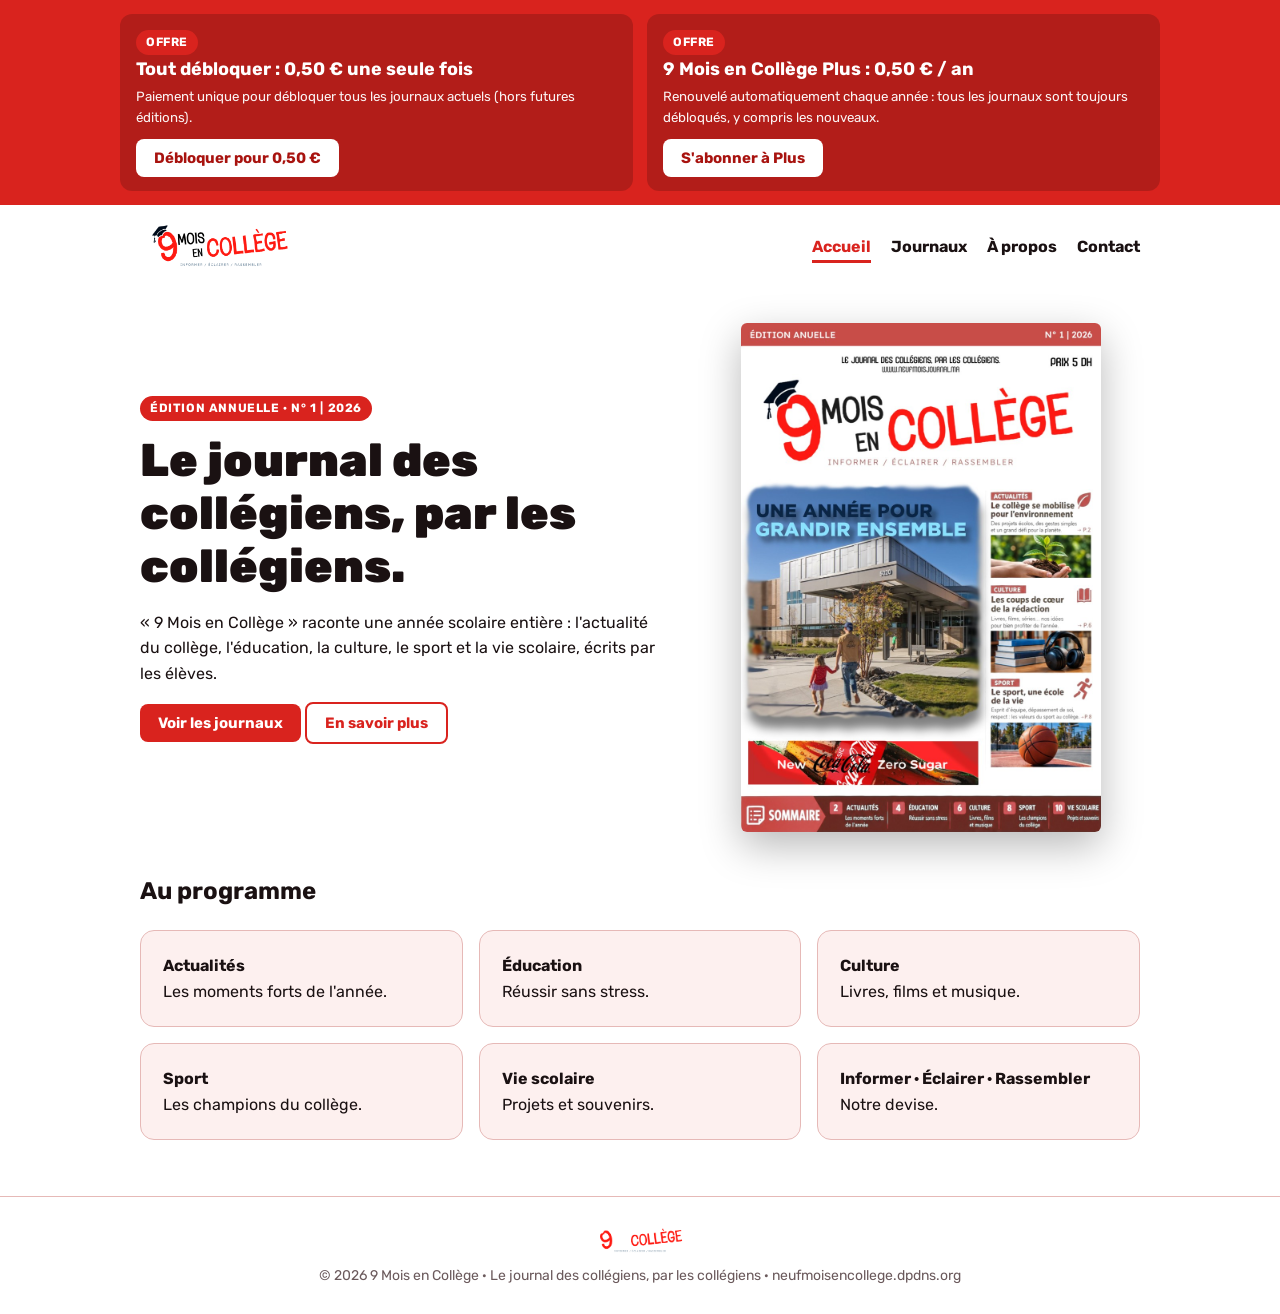
<file: index.html>
<!DOCTYPE html>
<html lang="fr">
<head>
<meta charset="utf-8">
<meta name="viewport" content="width=device-width, initial-scale=1">
<title>Accueil – 9 Mois en Collège</title>
<link rel="icon" href="assets/logo-simple.png">
<link href="https://fonts.googleapis.com/css2?family=Rubik:wght@400;500;700;900&display=swap" rel="stylesheet">
<link rel="stylesheet" href="style.css">
</head>
<body>
<div class="ad">
  <div class="ad-in">
    <div class="offer"><span class="tag">Offre</span><b>Tout débloquer : 0,50 € une seule fois</b>
      <small>Paiement unique pour débloquer tous les journaux actuels (hors futures éditions).</small>
      <button class="btn" onclick="acheterTout()">Débloquer pour 0,50 €</button></div>
    <div class="offer"><span class="tag">Offre</span><b>9 Mois en Collège Plus : 0,50 € / an</b>
      <small>Renouvelé automatiquement chaque année : tous les journaux sont toujours débloqués, y compris les nouveaux.</small>
      <button class="btn" onclick="abonnementPlus()">S'abonner à Plus</button></div>
  </div>
</div>
<header class="nav">
  <a href="index.html"><img src="assets/logo.png" alt="9 Mois en Collège – Informer, éclairer, rassembler"></a>
  <nav><a href="/" class=on>Accueil</a><a href="journaux/">Journaux</a><a href="apropos/index.html">À propos</a><a href="contact/index.html">Contact</a></nav>
</header>
<main>
<div class="hero">
  <div>
    <span class="tag">Édition annuelle · N° 1 | 2026</span>
    <h1>Le journal des collégiens, par les collégiens.</h1>
    <p>« 9 Mois en Collège » raconte une année scolaire entière : l'actualité du collège, l'éducation, la culture, le sport et la vie scolaire, écrits par les élèves.</p>
    <p><a class="btn" href="journaux/">Voir les journaux</a> <a class="btn ghost" href="apropos/">En savoir plus</a></p>
  </div>
  <img src="assets/couverture-n1.jpg" alt="Couverture du N° 1 – Une année pour grandir ensemble">
</div>
<h2 style="margin-top:40px">Au programme</h2>
<div class="grid3">
  <div class="card"><b>Actualités</b><br>Les moments forts de l'année.</div>
  <div class="card"><b>Éducation</b><br>Réussir sans stress.</div>
  <div class="card"><b>Culture</b><br>Livres, films et musique.</div>
  <div class="card"><b>Sport</b><br>Les champions du collège.</div>
  <div class="card"><b>Vie scolaire</b><br>Projets et souvenirs.</div>
  <div class="card"><b>Informer · Éclairer · Rassembler</b><br>Notre devise.</div>
</div>
</main>
<footer>
  <img src="assets/logo-simple.png" alt="">
  © 2026 9 Mois en Collège · Le journal des collégiens, par les collégiens · neufmoisencollege.dpdns.org
</footer>
<script src="script.js"></script>
</body>
</html>
</file>
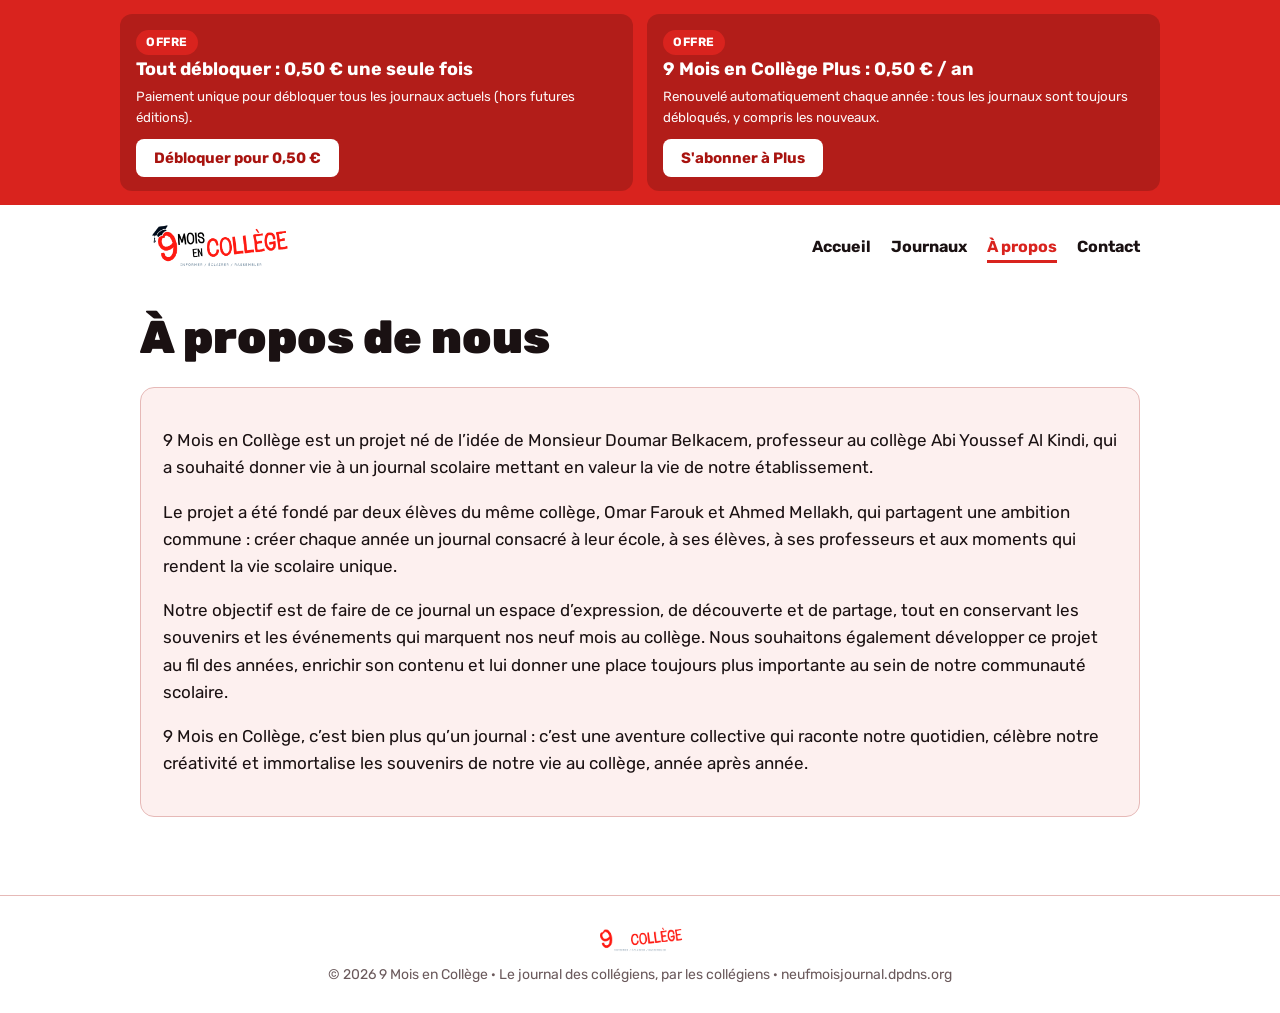
<file: apropos/index.html>
<!DOCTYPE html>
<html lang="fr">
<head>
<meta charset="utf-8">
<meta name="viewport" content="width=device-width, initial-scale=1">
<title>À propos – 9 Mois en Collège</title>
<link rel="icon" href="assets/logo-simple.png">
<link href="https://fonts.googleapis.com/css2?family=Rubik:wght@400;500;700;900&display=swap" rel="stylesheet">
<link rel="stylesheet" href="/style.css">
</head>
<body>
<div class="ad">
  <div class="ad-in">
    <div class="offer"><span class="tag">Offre</span><b>Tout débloquer : 0,50 € une seule fois</b>
      <small>Paiement unique pour débloquer tous les journaux actuels (hors futures éditions).</small>
      <button class="btn" onclick="acheterTout()">Débloquer pour 0,50 €</button></div>
    <div class="offer"><span class="tag">Offre</span><b>9 Mois en Collège Plus : 0,50 € / an</b>
      <small>Renouvelé automatiquement chaque année : tous les journaux sont toujours débloqués, y compris les nouveaux.</small>
      <button class="btn" onclick="abonnementPlus()">S'abonner à Plus</button></div>
  </div>
</div>
<header class="nav">
  <a href="/"><img src="/assets/logo.png" alt="9 Mois en Collège – Informer, éclairer, rassembler"></a>
  <nav><a href="/">Accueil</a><a href="/journaux/">Journaux</a><a href="/apropos/" class=on>À propos</a><a href="/contact/">Contact</a></nav>
</header>
<main>
<h1>À propos de nous</h1>
<div class="card about">
<p>9 Mois en Collège est un projet né de l’idée de Monsieur Doumar Belkacem, professeur au collège Abi Youssef Al Kindi, qui a souhaité donner vie à un journal scolaire mettant en valeur la vie de notre établissement.</p>
<p>Le projet a été fondé par deux élèves du même collège, Omar Farouk et Ahmed Mellakh, qui partagent une ambition commune : créer chaque année un journal consacré à leur école, à ses élèves, à ses professeurs et aux moments qui rendent la vie scolaire unique.</p>
<p>Notre objectif est de faire de ce journal un espace d’expression, de découverte et de partage, tout en conservant les souvenirs et les événements qui marquent nos neuf mois au collège. Nous souhaitons également développer ce projet au fil des années, enrichir son contenu et lui donner une place toujours plus importante au sein de notre communauté scolaire.</p>
<p>9 Mois en Collège, c’est bien plus qu’un journal : c’est une aventure collective qui raconte notre quotidien, célèbre notre créativité et immortalise les souvenirs de notre vie au collège, année après année.</p>
</div>
</main>
<footer>
  <img src="/assets/logo-simple.png" alt="">
  © 2026 9 Mois en Collège · Le journal des collégiens, par les collégiens · neufmoisjournal.dpdns.org
</footer>
<script src="/script.js"></script>
</body>
</html>
</file>
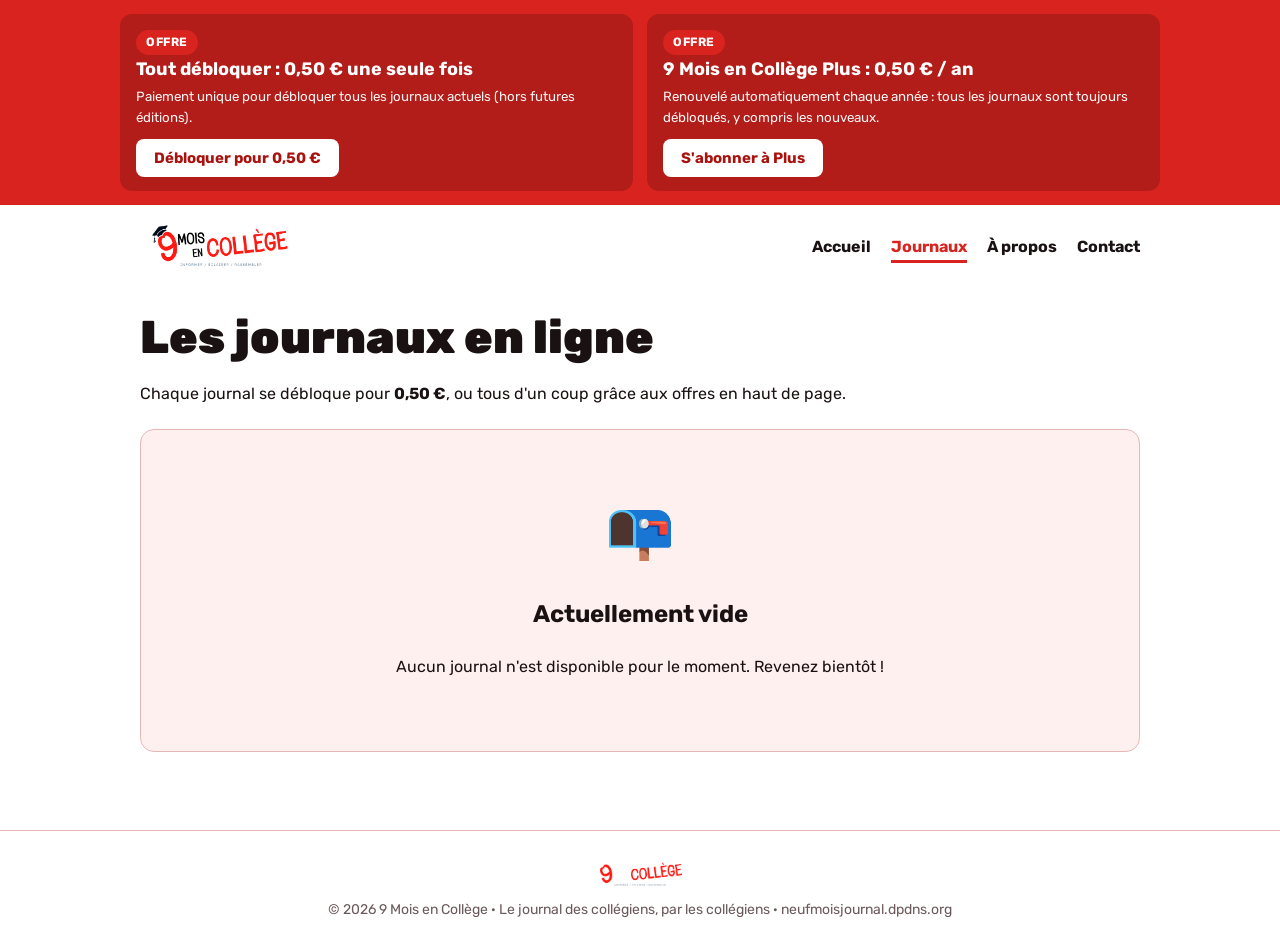
<file: journaux/index.html>
<!DOCTYPE html>
<html lang="fr">
<head>
<meta charset="utf-8">
<meta name="viewport" content="width=device-width, initial-scale=1">
<title>Journaux – 9 Mois en Collège</title>
<link rel="icon" href="assets/logo-simple.png">
<link href="https://fonts.googleapis.com/css2?family=Rubik:wght@400;500;700;900&display=swap" rel="stylesheet">
<link rel="stylesheet" href="/style.css">
</head>
<body>
<div class="ad">
  <div class="ad-in">
    <div class="offer"><span class="tag">Offre</span><b>Tout débloquer : 0,50 € une seule fois</b>
      <small>Paiement unique pour débloquer tous les journaux actuels (hors futures éditions).</small>
      <button class="btn" onclick="acheterTout()">Débloquer pour 0,50 €</button></div>
    <div class="offer"><span class="tag">Offre</span><b>9 Mois en Collège Plus : 0,50 € / an</b>
      <small>Renouvelé automatiquement chaque année : tous les journaux sont toujours débloqués, y compris les nouveaux.</small>
      <button class="btn" onclick="abonnementPlus()">S'abonner à Plus</button></div>
  </div>
</div>
<header class="nav">
  <a href="/"><img src="/assets/logo.png" alt="9 Mois en Collège – Informer, éclairer, rassembler"></a>
  <nav><a href="/">Accueil</a><a href="/journaux/" class=on>Journaux</a><a href="/apropos/">À propos</a><a href="/contact/">Contact</a></nav>
</header>
<main>
<h1>Les journaux en ligne</h1>
<p>Chaque journal se débloque pour <b>0,50 €</b>, ou tous d'un coup grâce aux offres en haut de page.</p>
<div id="liste">
  <!-- Les journaux seront ajoutés ici. Exemple de carte :
  <div class="card"><img src="..."><b>Titre</b><button class="btn" onclick="acheterJournal('n1-2026')">Débloquer pour 0,50 €</button></div> -->
  <div class="card empty">
    <div class="big">📭</div>
    <h2>Actuellement vide</h2>
    <p>Aucun journal n'est disponible pour le moment. Revenez bientôt !</p>
  </div>
</div>
</main>
<footer>
  <img src="/assets/logo-simple.png" alt="">
  © 2026 9 Mois en Collège · Le journal des collégiens, par les collégiens · neufmoisjournal.dpdns.org
</footer>
<script src="/script.js"></script>
</body>
</html>
</file>
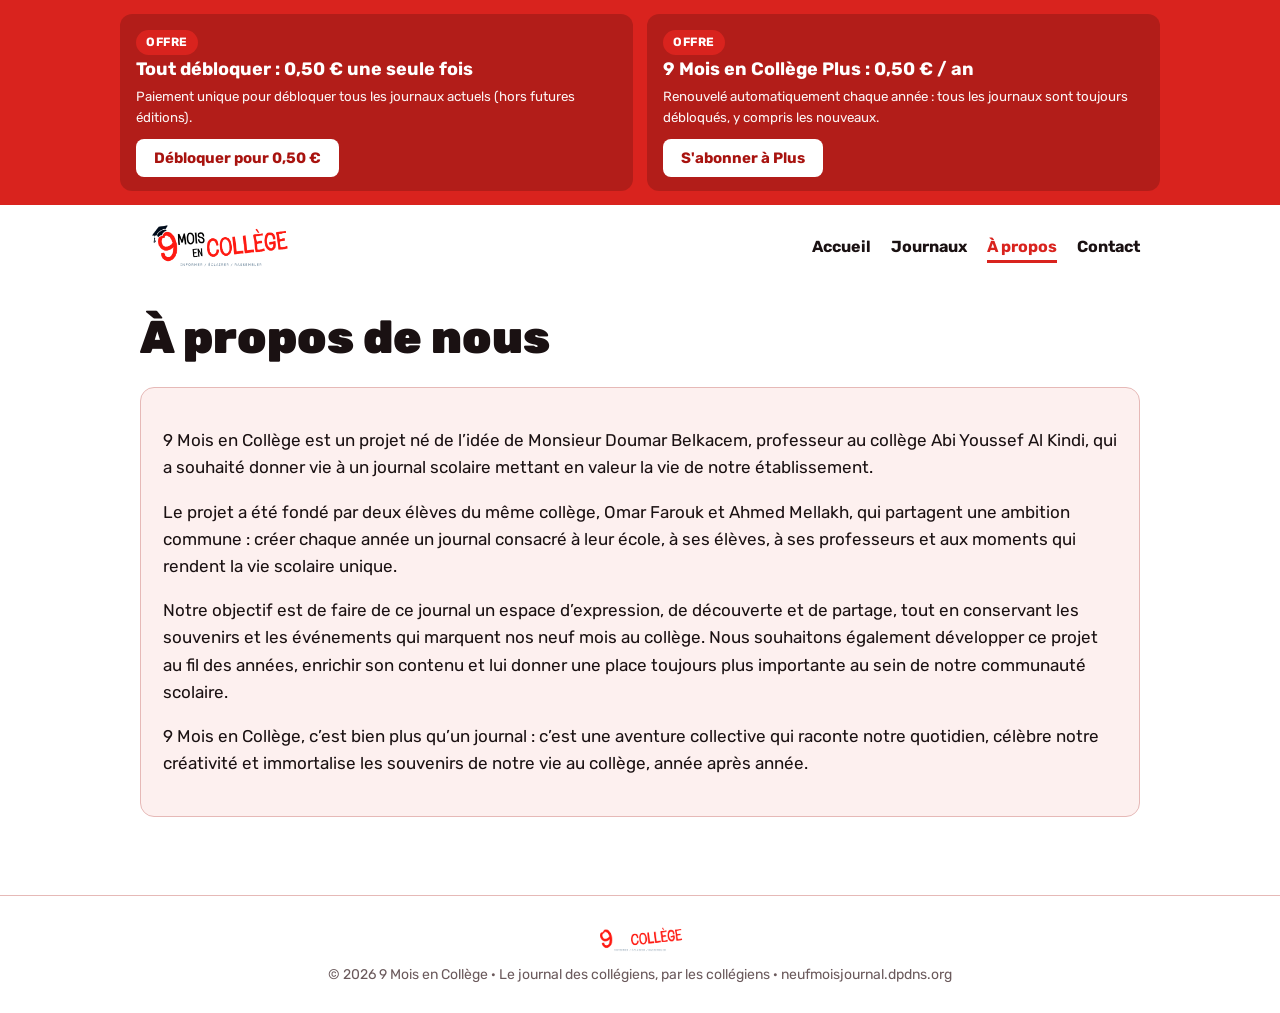
<file: apropos.html>
<!DOCTYPE html>
<html lang="fr">
<head>
<meta charset="utf-8">
<meta name="viewport" content="width=device-width, initial-scale=1">
<title>À propos – 9 Mois en Collège</title>
<link rel="icon" href="assets/logo-simple.png">
<link href="https://fonts.googleapis.com/css2?family=Rubik:wght@400;500;700;900&display=swap" rel="stylesheet">
<link rel="stylesheet" href="/style.css">
</head>
<body>
<div class="ad">
  <div class="ad-in">
    <div class="offer"><span class="tag">Offre</span><b>Tout débloquer : 0,50 € une seule fois</b>
      <small>Paiement unique pour débloquer tous les journaux actuels (hors futures éditions).</small>
      <button class="btn" onclick="acheterTout()">Débloquer pour 0,50 €</button></div>
    <div class="offer"><span class="tag">Offre</span><b>9 Mois en Collège Plus : 0,50 € / an</b>
      <small>Renouvelé automatiquement chaque année : tous les journaux sont toujours débloqués, y compris les nouveaux.</small>
      <button class="btn" onclick="abonnementPlus()">S'abonner à Plus</button></div>
  </div>
</div>
<header class="nav">
  <a href="index.html"><img src="assets/logo.png" alt="9 Mois en Collège – Informer, éclairer, rassembler"></a>
  <nav><a href="index.html">Accueil</a><a href="journaux/index.html">Journaux</a><a href="apropos/index.html" class=on>À propos</a><a href="contact/index.html">Contact</a></nav>
</header>
<main>
<h1>À propos de nous</h1>
<div class="card about">
<p>9 Mois en Collège est un projet né de l’idée de Monsieur Doumar Belkacem, professeur au collège Abi Youssef Al Kindi, qui a souhaité donner vie à un journal scolaire mettant en valeur la vie de notre établissement.</p>
<p>Le projet a été fondé par deux élèves du même collège, Omar Farouk et Ahmed Mellakh, qui partagent une ambition commune : créer chaque année un journal consacré à leur école, à ses élèves, à ses professeurs et aux moments qui rendent la vie scolaire unique.</p>
<p>Notre objectif est de faire de ce journal un espace d’expression, de découverte et de partage, tout en conservant les souvenirs et les événements qui marquent nos neuf mois au collège. Nous souhaitons également développer ce projet au fil des années, enrichir son contenu et lui donner une place toujours plus importante au sein de notre communauté scolaire.</p>
<p>9 Mois en Collège, c’est bien plus qu’un journal : c’est une aventure collective qui raconte notre quotidien, célèbre notre créativité et immortalise les souvenirs de notre vie au collège, année après année.</p>
</div>
</main>
<footer>
  <img src="assets/logo-simple.png" alt="">
  © 2026 9 Mois en Collège · Le journal des collégiens, par les collégiens · neufmoisjournal.dpdns.org
</footer>
<script src="script.js"></script>
</body>
</html>
</file>
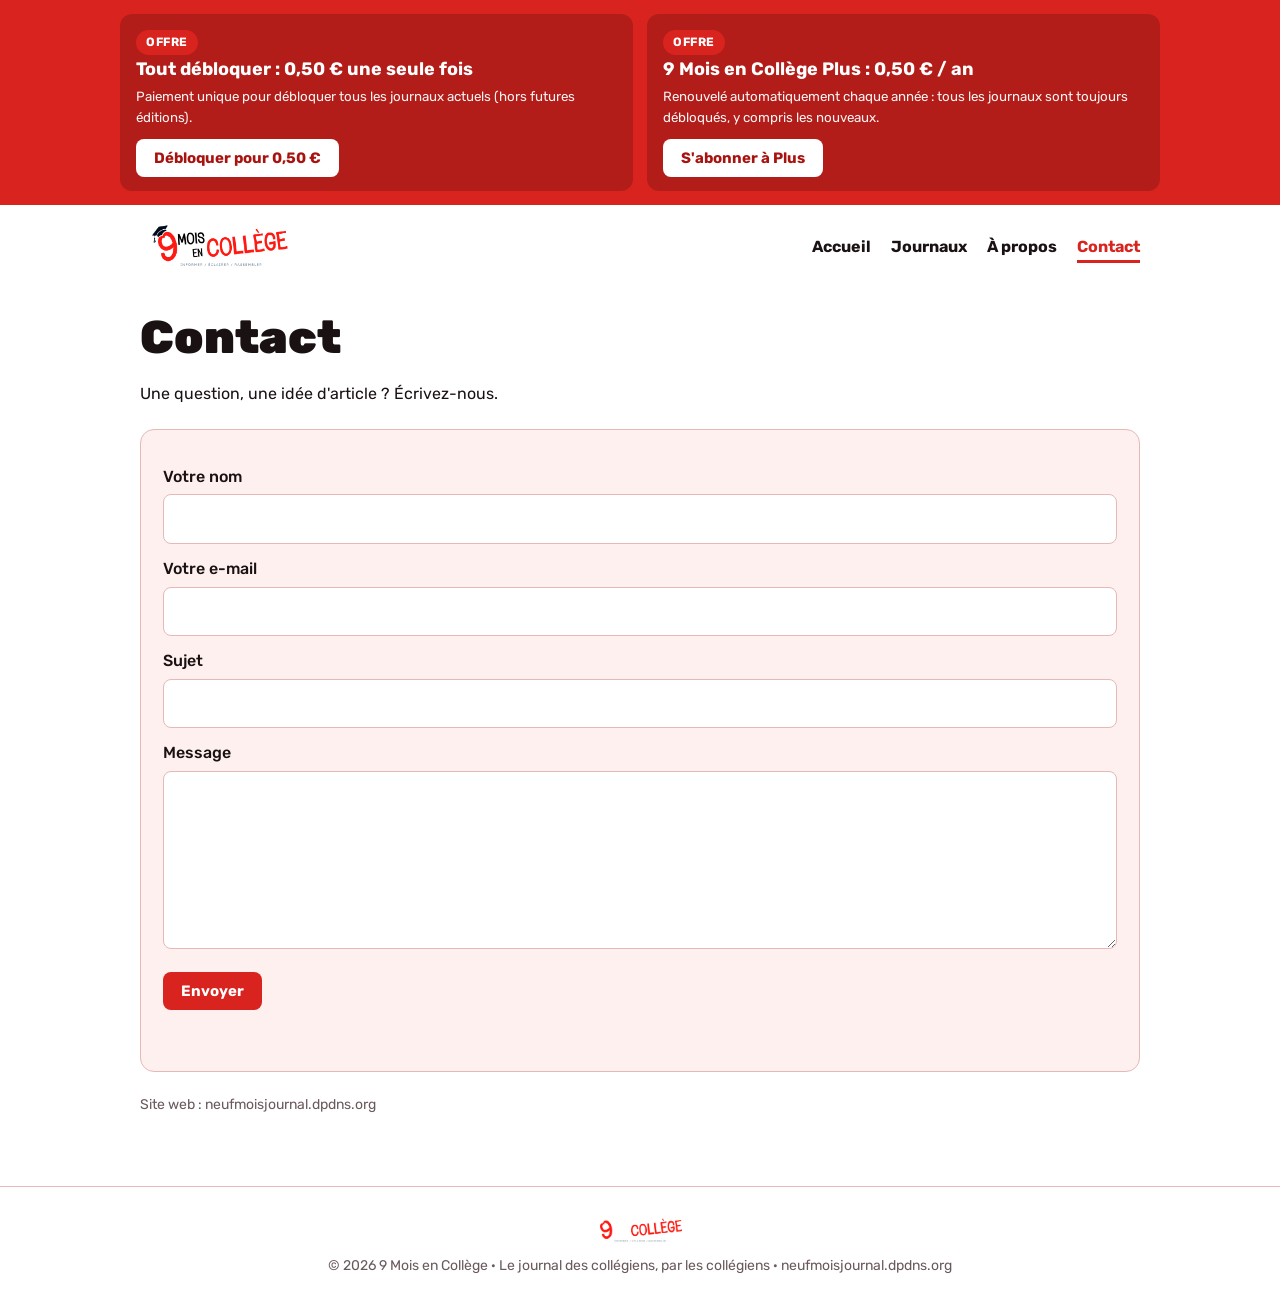
<file: contact.html>
<!DOCTYPE html>
<html lang="fr">
<head>
<meta charset="utf-8">
<meta name="viewport" content="width=device-width, initial-scale=1">
<title>Contact – 9 Mois en Collège</title>
<link rel="icon" href="assets/logo-simple.png">
<link href="https://fonts.googleapis.com/css2?family=Rubik:wght@400;500;700;900&display=swap" rel="stylesheet">
<link rel="stylesheet" href="/style.css">
</head>
<body>
<div class="ad">
  <div class="ad-in">
    <div class="offer"><span class="tag">Offre</span><b>Tout débloquer : 0,50 € une seule fois</b>
      <small>Paiement unique pour débloquer tous les journaux actuels (hors futures éditions).</small>
      <button class="btn" onclick="acheterTout()">Débloquer pour 0,50 €</button></div>
    <div class="offer"><span class="tag">Offre</span><b>9 Mois en Collège Plus : 0,50 € / an</b>
      <small>Renouvelé automatiquement chaque année : tous les journaux sont toujours débloqués, y compris les nouveaux.</small>
      <button class="btn" onclick="abonnementPlus()">S'abonner à Plus</button></div>
  </div>
</div>
<header class="nav">
  <a href="index.html"><img src="assets/logo.png" alt="9 Mois en Collège – Informer, éclairer, rassembler"></a>
  <nav><a href="index.html">Accueil</a><a href="journaux/index.html">Journaux</a><a href="apropos/index.html">À propos</a><a href="contact/index.html" class=on>Contact</a></nav>
</header>
<main>
<h1>Contact</h1>
<p>Une question, une idée d'article ? Écrivez-nous.</p>
<div class="card">
<form id="contact-form" novalidate>
  <label>Votre nom<input name="nom" type="text" autocomplete="name" required></label>
  <label>Votre e-mail<input name="email" type="email" autocomplete="email" required></label>
  <label>Sujet<input name="sujet" type="text"></label>
  <label>Message<textarea name="message" rows="6" required></textarea></label>
  <p><button class="btn" type="submit">Envoyer</button></p>
  <div id="statut" role="status" aria-live="polite"></div>
</form>
</div>
<p class="muted">Site web : neufmoisjournal.dpdns.org</p>
</main>
<footer>
  <img src="assets/logo-simple.png" alt="">
  © 2026 9 Mois en Collège · Le journal des collégiens, par les collégiens · neufmoisjournal.dpdns.org
</footer>
<script src="/script.js"></script>
</body>
</html>
</file>
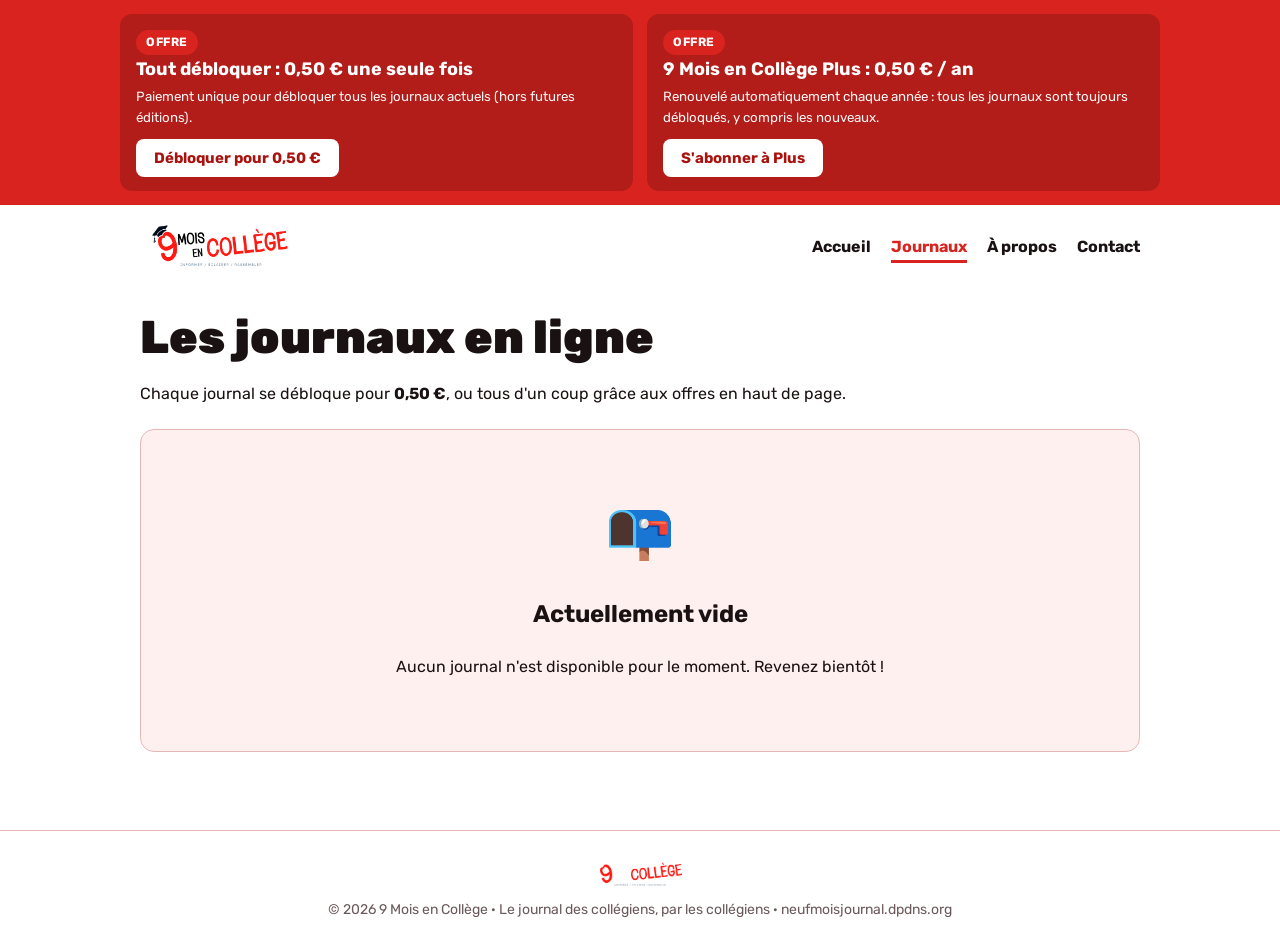
<file: journaux.html>
<!DOCTYPE html>
<html lang="fr">
<head>
<meta charset="utf-8">
<meta name="viewport" content="width=device-width, initial-scale=1">
<title>Journaux – 9 Mois en Collège</title>
<link rel="icon" href="assets/logo-simple.png">
<link href="https://fonts.googleapis.com/css2?family=Rubik:wght@400;500;700;900&display=swap" rel="stylesheet">
<link rel="stylesheet" href="style.css">
</head>
<body>
<div class="ad">
  <div class="ad-in">
    <div class="offer"><span class="tag">Offre</span><b>Tout débloquer : 0,50 € une seule fois</b>
      <small>Paiement unique pour débloquer tous les journaux actuels (hors futures éditions).</small>
      <button class="btn" onclick="acheterTout()">Débloquer pour 0,50 €</button></div>
    <div class="offer"><span class="tag">Offre</span><b>9 Mois en Collège Plus : 0,50 € / an</b>
      <small>Renouvelé automatiquement chaque année : tous les journaux sont toujours débloqués, y compris les nouveaux.</small>
      <button class="btn" onclick="abonnementPlus()">S'abonner à Plus</button></div>
  </div>
</div>
<header class="nav">
  <a href="index.html"><img src="assets/logo.png" alt="9 Mois en Collège – Informer, éclairer, rassembler"></a>
  <nav><a href="index.html">Accueil</a><a href="journaux/index.html" class=on>Journaux</a><a href="apropos/index.html">À propos</a><a href="contact/index.html">Contact</a></nav>
</header>
<main>
<h1>Les journaux en ligne</h1>
<p>Chaque journal se débloque pour <b>0,50 €</b>, ou tous d'un coup grâce aux offres en haut de page.</p>
<div id="liste">
  <!-- Les journaux seront ajoutés ici. Exemple de carte :
  <div class="card"><img src="..."><b>Titre</b><button class="btn" onclick="acheterJournal('n1-2026')">Débloquer pour 0,50 €</button></div> -->
  <div class="card empty">
    <div class="big">📭</div>
    <h2>Actuellement vide</h2>
    <p>Aucun journal n'est disponible pour le moment. Revenez bientôt !</p>
  </div>
</div>
</main>
<footer>
  <img src="assets/logo-simple.png" alt="">
  © 2026 9 Mois en Collège · Le journal des collégiens, par les collégiens · neufmoisjournal.dpdns.org
</footer>
<script src="script.js"></script>
</body>
</html>
</file>
<file: style.css>
:root{--bg:#fff;--fg:#1a1112;--muted:#6b5a5c;--red:#d9231e;--red-d:#a8130f;--card:#fdf0ef;--line:#e6b9b7;box-sizing:border-box}
@media (prefers-color-scheme:dark){:root:not([data-theme="light"]){--bg:#150d0e;--fg:#f6eaea;--muted:#b9a2a4;--card:#241416;--line:#5a2e30;--red:#ef3b35}}
:root[data-theme="dark"]{--bg:#150d0e;--fg:#f6eaea;--muted:#b9a2a4;--card:#241416;--line:#5a2e30;--red:#ef3b35}
*,*:before,*:after{box-sizing:inherit}
body{margin:0;background:var(--bg);color:var(--fg);font-family:'Rubik',system-ui,Arial,sans-serif;line-height:1.6}
.ad{background:var(--red);color:#fff;padding:14px 20px}
.ad-in{max-width:1040px;margin:auto;display:grid;grid-template-columns:1fr 1fr;gap:14px}
.offer{background:rgba(0,0,0,.18);border-radius:12px;padding:14px 16px}
.offer b{display:block;font-size:18px}
.offer small{display:block;margin:2px 0 10px;opacity:.95}
.btn{background:var(--red);color:#fff;border:0;border-radius:8px;padding:10px 18px;font:700 15px 'Rubik',Arial,sans-serif;cursor:pointer;text-decoration:none;display:inline-block}
.btn:hover{background:var(--red-d)}
.btn.ghost{background:transparent;border:2px solid var(--red);color:var(--red)}
.btn.ghost:hover{background:var(--red);color:#fff}
.ad .btn{background:#fff;color:var(--red-d)}
.nav{max-width:1040px;margin:auto;padding:14px 20px;display:flex;flex-wrap:wrap;gap:14px;align-items:center;justify-content:space-between}
.nav img{height:56px;display:block;background:#fff;border-radius:10px;padding:4px 10px}
.nav nav a{color:var(--fg);text-decoration:none;font-weight:700;margin-left:20px;padding-bottom:4px;border-bottom:3px solid transparent}
.nav nav a:hover,.nav nav a.on{color:var(--red);border-color:var(--red)}
main{max-width:1040px;margin:auto;padding:10px 20px 56px}
h1{font-size:clamp(28px,5vw,46px);font-weight:900;line-height:1.15;margin:.3em 0}
h2{font-weight:700}
.tag{display:inline-block;background:var(--red);color:#fff;font-weight:700;font-size:12px;letter-spacing:.05em;text-transform:uppercase;padding:3px 10px;border-radius:99px}
.hero{display:grid;grid-template-columns:1.2fr 1fr;gap:36px;align-items:center;margin-top:24px}
.hero img{width:100%;max-width:360px;justify-self:center;border-radius:6px;box-shadow:0 14px 40px rgba(0,0,0,.28)}
.card{background:var(--card);border:1px solid var(--line);border-radius:14px;padding:22px;margin:22px 0}
.grid3{display:grid;grid-template-columns:repeat(3,1fr);gap:16px}
.grid3 .card{margin:0}
.empty{text-align:center;padding:56px 20px}
.empty .big{font-size:56px}
.muted{color:var(--muted);font-size:14px}
.about p{font-size:17px}
form label{display:block;font-weight:500;margin-top:12px}
input,textarea{width:100%;padding:11px 12px;margin-top:5px;border:1px solid var(--line);border-radius:8px;background:var(--bg);color:var(--fg);font:inherit}
input:focus,textarea:focus{outline:2px solid var(--red);border-color:var(--red)}
#statut{margin-top:14px;font-weight:500;min-height:1.4em}
#statut.ok{color:#1a8a3a}#statut.err{color:var(--red)}
footer{border-top:1px solid var(--line);text-align:center;padding:26px 20px;color:var(--muted);font-size:14px}
footer img{height:34px;display:block;margin:0 auto 8px;background:#fff;border-radius:6px;padding:2px 8px}
@media(max-width:720px){.ad-in,.hero,.grid3{grid-template-columns:1fr}.nav nav a{margin:0 14px 0 0}}
</file>
